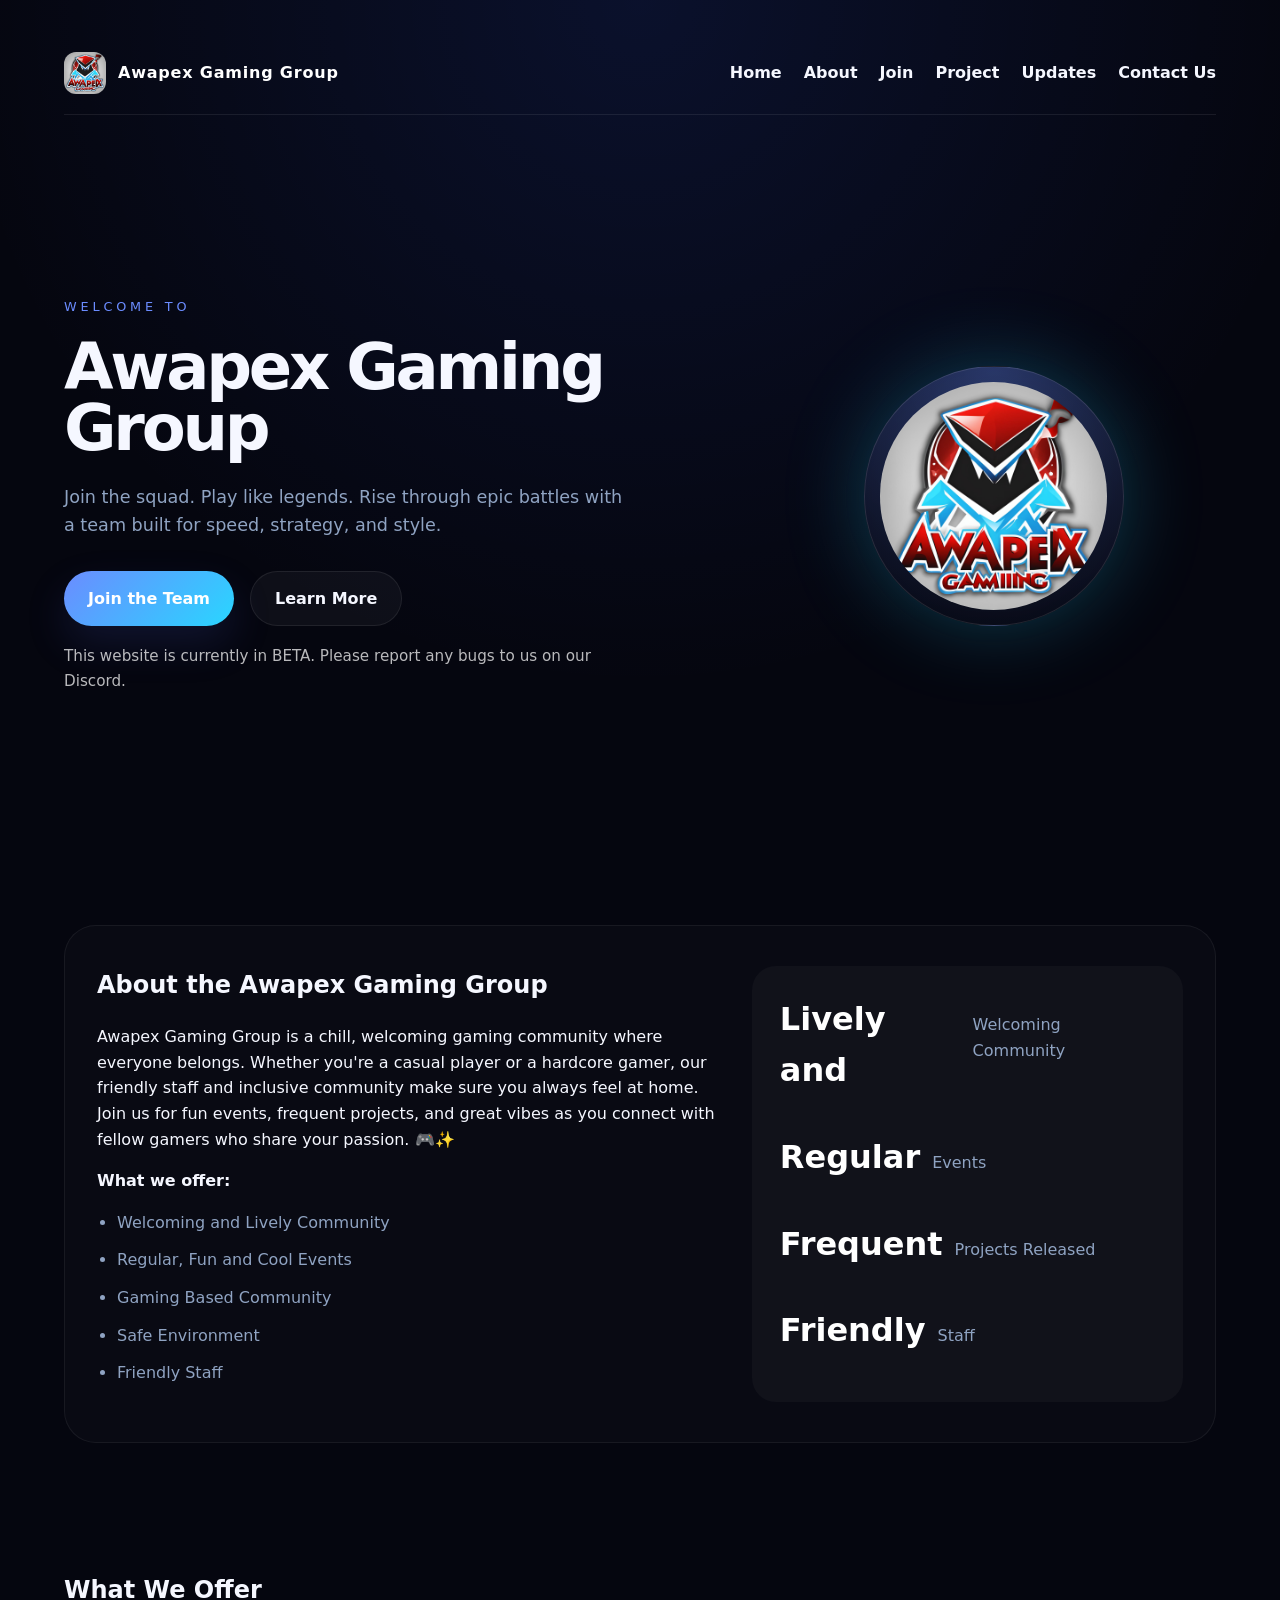
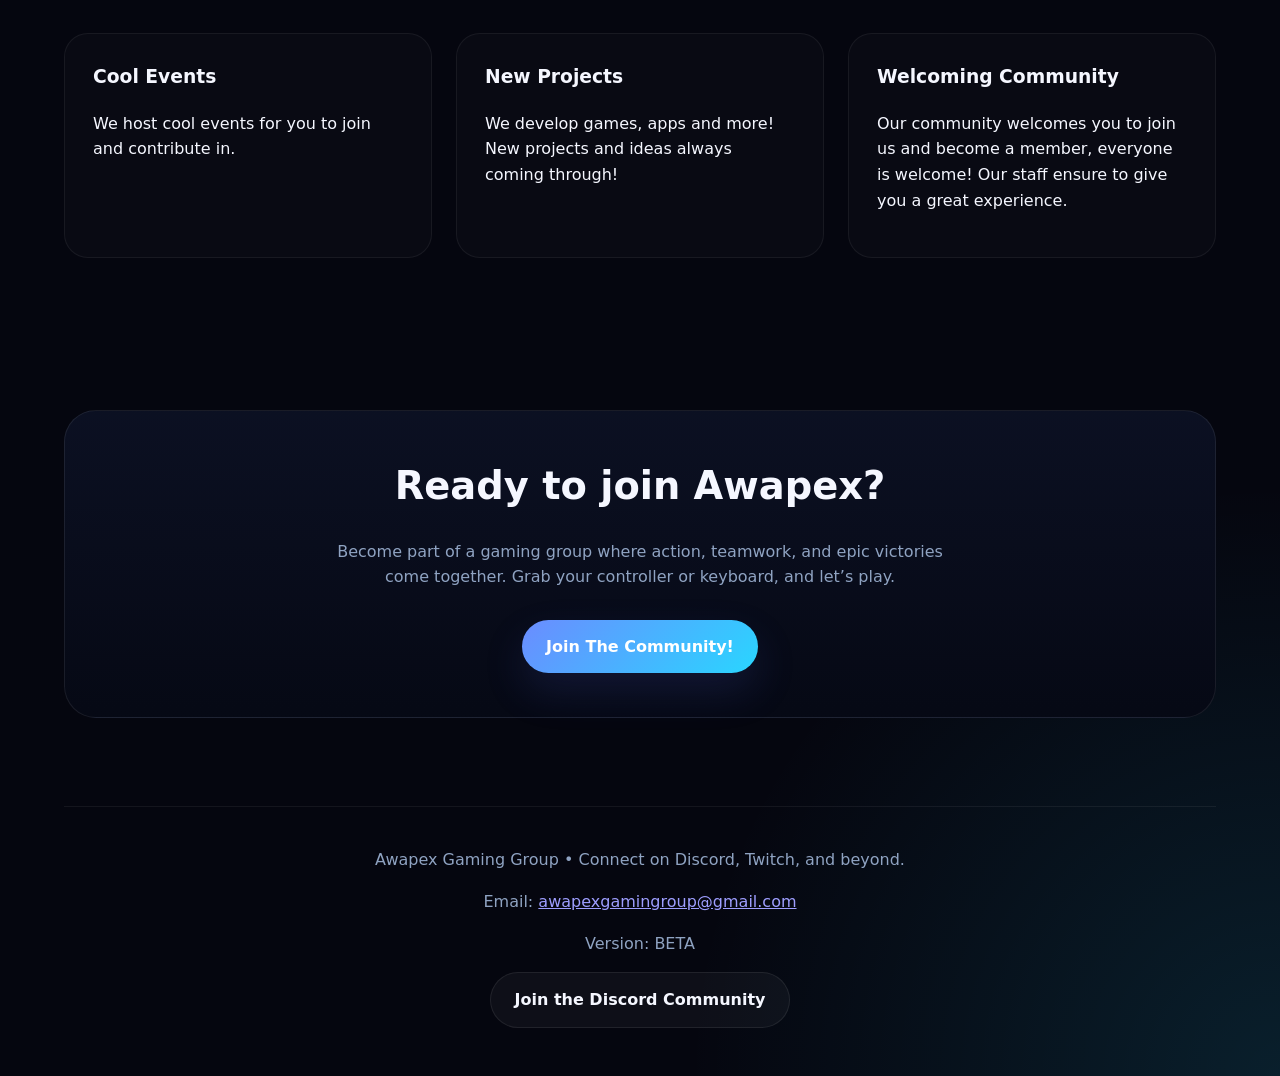
<file: index.html>
<!DOCTYPE html>
<html lang="en">
<head>
  <meta charset="UTF-8" />
  <meta name="viewport" content="width=device-width, initial-scale=1.0" />
  <title>Awapex Gaming Group</title>
  <link rel="stylesheet" href="styles.css" />
</head>
<body>
  <div class="page-shell">
    <nav class="site-nav">
      <a class="nav-brand" href="index.html">
        <img class="site-logo" src="Awapex Gaming Group Official Logo.jpg" alt="Awapex Gaming Group Logo" />
        <span>Awapex Gaming Group</span>
      </a>
      <div class="nav-links">
        <a href="index.html">Home</a>
        <a href="about.html">About</a>
        <a href="join.html">Join</a>
        <a href="project.html">Project</a>
        <a href="updates.html">Updates</a>
        <a href="contact.html">Contact Us</a>
      </div>
    </nav>
    <header class="hero">
      <div class="hero-content">
        <p class="eyebrow">Welcome to</p>
        <h1>Awapex Gaming Group</h1>
        <p class="hero-copy">Join the squad. Play like legends. Rise through epic battles with a team built for speed, strategy, and style.</p>
        <div class="hero-actions">
          <a class="btn btn-primary" href="join.html">Join the Team</a>
          <a class="btn btn-secondary" href="#about">Learn More</a>
        </div>
        <p class="hero-disclaimer">This website is currently in BETA. Please report any bugs to us on our Discord.</p>
      </div>
      <div class="hero-visual">
        <div class="glow-ring"></div>
        <div class="core-display">
          <img class="hero-logo" src="Awapex Gaming Group Official Logo.jpg" alt="Awapex Gaming Group Logo" />
        </div>
      </div>
    </header>

    <section id="about" class="section section-dark">
      <div class="section-grid">
        <div>
          <h2>About the Awapex Gaming Group</h2>
          <p>Awapex Gaming Group is a chill, welcoming gaming community where everyone belongs. Whether you're a casual player or a hardcore gamer, our friendly staff and inclusive community make sure you always feel at home. Join us for fun events, frequent projects, and great vibes as you connect with fellow gamers who share your passion. 🎮✨</p>
          <p><strong>What we offer:</strong></p>
          <ul>
            <li>Welcoming and Lively Community</li>
            <li>Regular, Fun and Cool Events</li>
            <li>Gaming Based Community</li>
            <li>Safe Environment</li>
            <li>Friendly Staff</li>
          </ul>
        </div>
        <div class="stats-card">
          <div class="stat-item"><strong>Lively and</strong><span>Welcoming Community</span></div>
          <div class="stat-item"><strong>Regular</strong><span>Events</span></div>
          <div class="stat-item"><strong>Frequent</strong><span>Projects Released</span></div>
          <div class="stat-item"><strong>Friendly</strong><span>Staff</span></div>
        </div>
      </div>
    </section>

    <section class="section section-feature">
      <h2>What We Offer</h2>
      <div class="feature-grid">
        <article>
          <h3>Cool Events</h3>
          <p>We host cool events for you to join and contribute in.</p>
        </article>
        <article>
          <h3>New Projects</h3>
          <p>We develop games, apps and more! New projects and ideas always coming through!</p>
        </article>
        <article>
          <h3>Welcoming Community</h3>
          <p>Our community welcomes you to join us and become a member, everyone is welcome! Our staff ensure to give you a great experience.</p>
        </article>
      </div>
    </section>

    <section class="section section-cta">
      <div class="cta-box">
        <h2>Ready to join Awapex?</h2>
        <p>Become part of a gaming group where action, teamwork, and epic victories come together. Grab your controller or keyboard, and let’s play.</p>
        <a class="btn btn-primary btn-large" href="join.html">Join The Community!</a>
      </div>
    </section>

    <footer class="footer">
      <p>Awapex Gaming Group • Connect on Discord, Twitch, and beyond.</p>
      <p>Email: <a href="mailto:awapexgamingroup@gmail.com">awapexgamingroup@gmail.com</a></p>
      <p class="version-note">Version: BETA</p>
      <a class="btn btn-secondary" href="https://discord.gg/22JebrPWah" target="_blank" rel="noopener">Join the Discord Community</a>
    </footer>
  </div>
  <script src="script.js"></script>
</body>
</html>
</file>
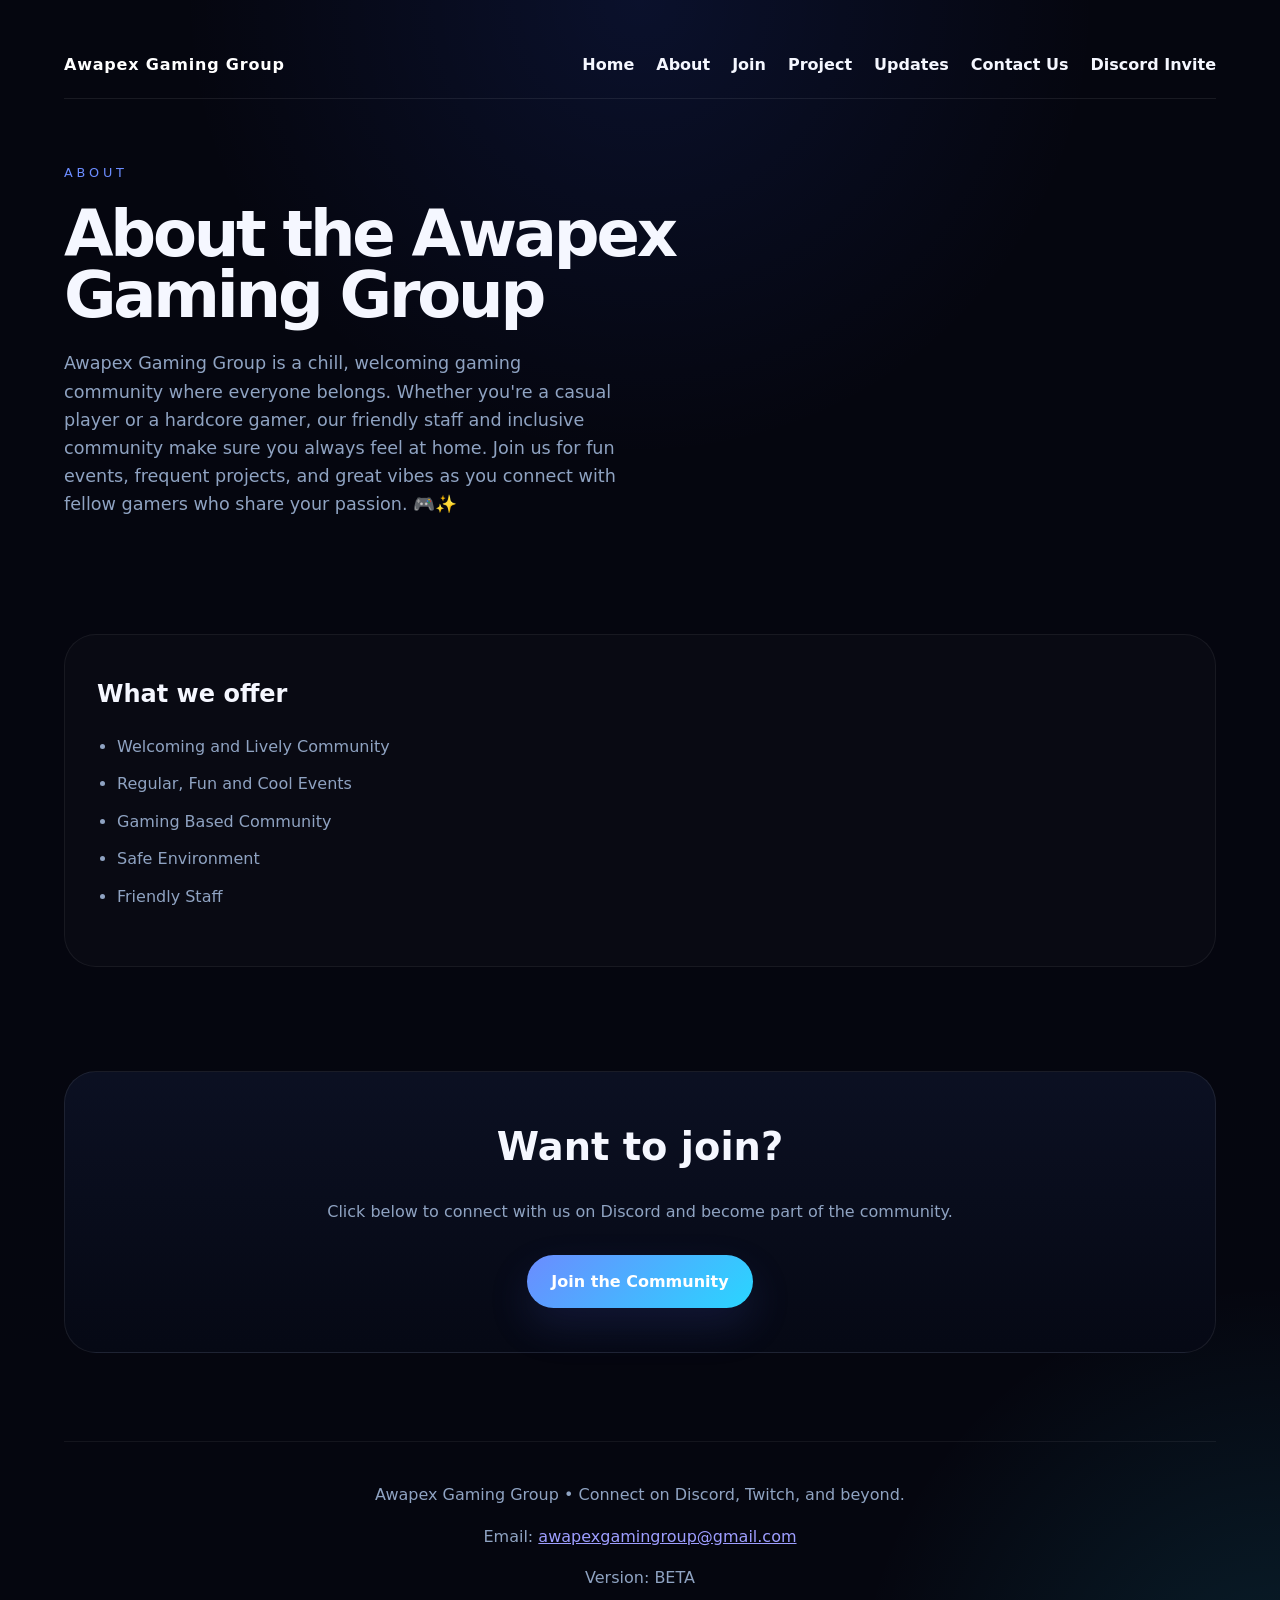
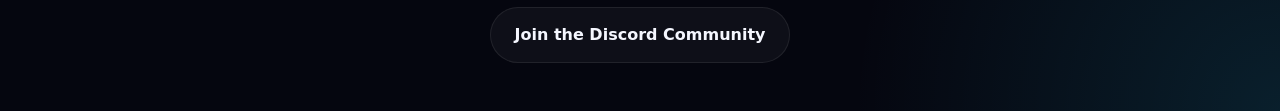
<file: about.html>
<!DOCTYPE html>
<html lang="en">
<head>
  <meta charset="UTF-8" />
  <meta name="viewport" content="width=device-width, initial-scale=1.0" />
  <title>About Awapex Gaming Group</title>
  <link rel="stylesheet" href="styles.css" />
</head>
<body>
  <div class="page-shell">
    <nav class="site-nav">
      <a class="nav-brand" href="index.html">Awapex Gaming Group</a>
      <div class="nav-links">
        <a href="index.html">Home</a>
        <a href="about.html">About</a>
        <a href="join.html">Join</a>
        <a href="project.html">Project</a>
        <a href="updates.html">Updates</a>
        <a href="contact.html">Contact Us</a>
        <a href="https://discord.gg/22JebrPWah" target="_blank" rel="noopener">Discord Invite</a>
      </div>
    </nav>

    <header class="hero" style="min-height: auto; padding: 40px 0 24px;">
      <div class="hero-content">
        <p class="eyebrow">About</p>
        <h1>About the Awapex Gaming Group</h1>
        <p class="hero-copy">Awapex Gaming Group is a chill, welcoming gaming community where everyone belongs. Whether you're a casual player or a hardcore gamer, our friendly staff and inclusive community make sure you always feel at home. Join us for fun events, frequent projects, and great vibes as you connect with fellow gamers who share your passion. 🎮✨</p>
      </div>
    </header>

    <section class="section section-dark">
      <div class="section-grid">
        <div>
          <h2>What we offer</h2>
          <ul>
            <li>Welcoming and Lively Community</li>
            <li>Regular, Fun and Cool Events</li>
            <li>Gaming Based Community</li>
            <li>Safe Environment</li>
            <li>Friendly Staff</li>
          </ul>
        </div>
      </div>
    </section>

    <section class="section section-cta">
      <div class="cta-box">
        <h2>Want to join?</h2>
        <p>Click below to connect with us on Discord and become part of the community.</p>
        <a class="btn btn-primary btn-large" href="https://discord.gg/22JebrPWah" target="_blank" rel="noopener">Join the Community</a>
      </div>
    </section>

    <footer class="footer">
      <p>Awapex Gaming Group • Connect on Discord, Twitch, and beyond.</p>
      <p>Email: <a href="mailto:awapexgamingroup@gmail.com">awapexgamingroup@gmail.com</a></p>
      <p class="version-note">Version: BETA</p>
      <a class="btn btn-secondary" href="https://discord.gg/22JebrPWah" target="_blank" rel="noopener">Join the Discord Community</a>
    </footer>
  </div>
</body>
</html>
</file>
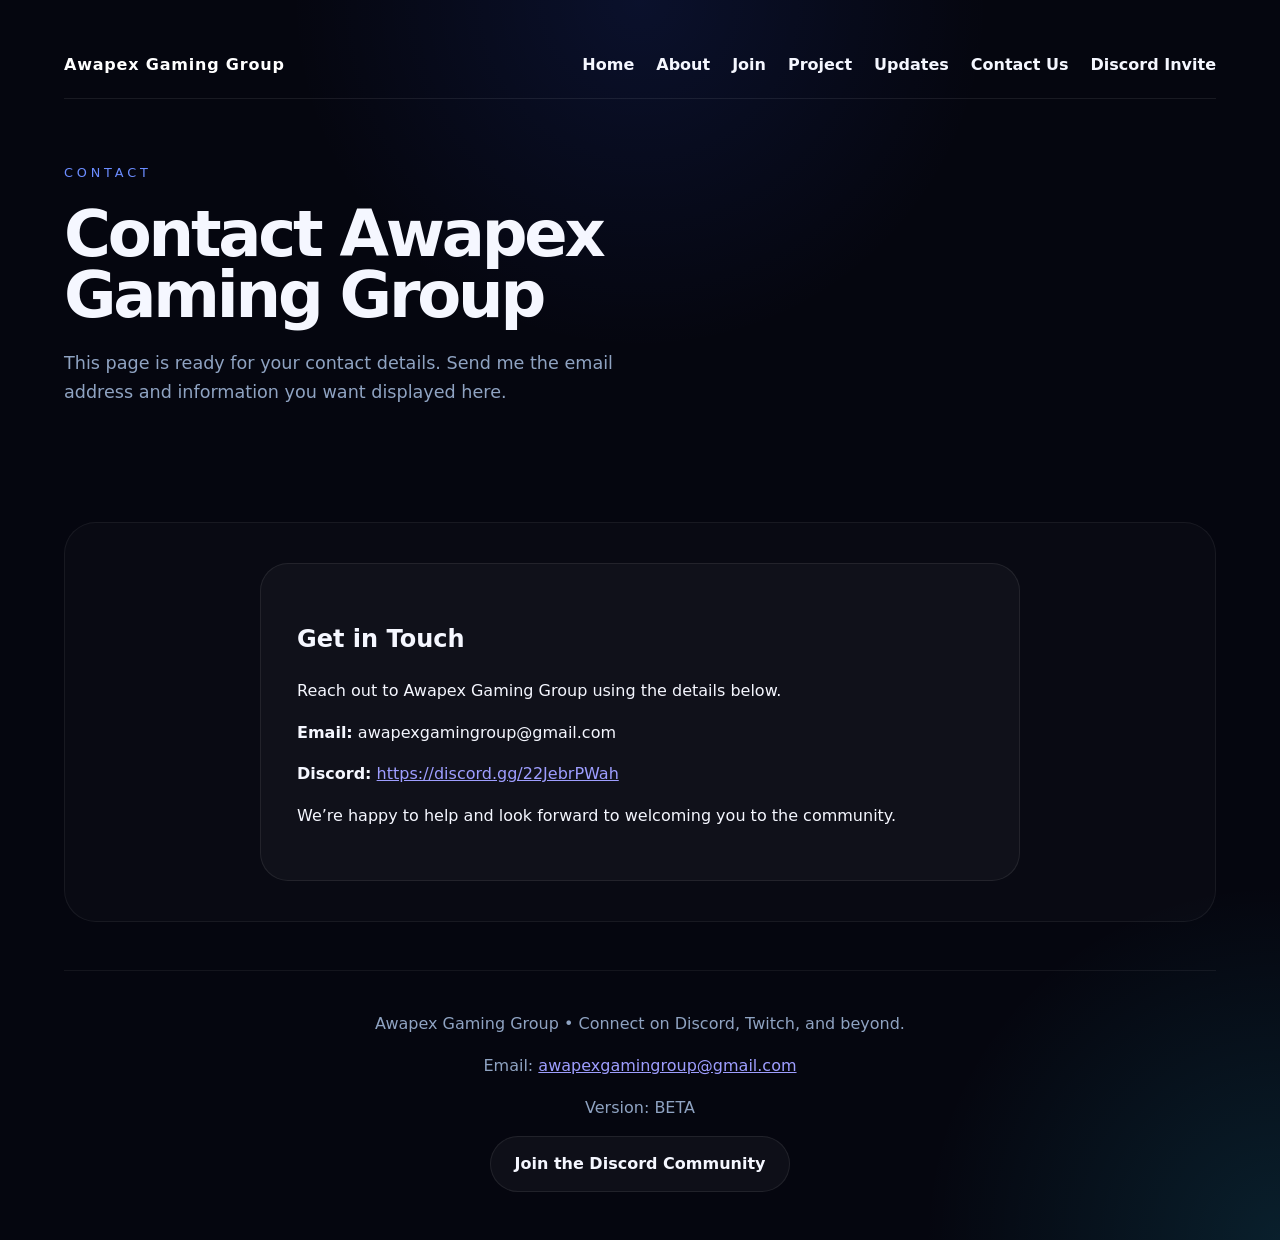
<file: contact.html>
<!DOCTYPE html>
<html lang="en">
<head>
  <meta charset="UTF-8" />
  <meta name="viewport" content="width=device-width, initial-scale=1.0" />
  <title>Contact Us | Awapex Gaming Group</title>
  <link rel="stylesheet" href="styles.css" />
</head>
<body>
  <div class="page-shell">
    <nav class="site-nav">
      <a class="nav-brand" href="index.html">Awapex Gaming Group</a>
      <div class="nav-links">
        <a href="index.html">Home</a>
        <a href="about.html">About</a>
        <a href="join.html">Join</a>
        <a href="project.html">Project</a>
        <a href="updates.html">Updates</a>
        <a href="contact.html">Contact Us</a>
        <a href="https://discord.gg/22JebrPWah" target="_blank" rel="noopener">Discord Invite</a>
      </div>
    </nav>

    <header class="hero" style="min-height: auto; padding: 40px 0 24px;">
      <div class="hero-content">
        <p class="eyebrow">Contact</p>
        <h1>Contact Awapex Gaming Group</h1>
        <p class="hero-copy">This page is ready for your contact details. Send me the email address and information you want displayed here.</p>
      </div>
    </header>

    <section class="section section-dark">
      <div class="form-card">
        <h2>Get in Touch</h2>
        <p>Reach out to Awapex Gaming Group using the details below.</p>
        <p><strong>Email:</strong> awapexgamingroup@gmail.com</p>
        <p><strong>Discord:</strong> <a href="https://discord.gg/22JebrPWah" target="_blank" rel="noopener">https://discord.gg/22JebrPWah</a></p>
        <p>We’re happy to help and look forward to welcoming you to the community.</p>
      </div>
    </section>

    <footer class="footer">
      <p>Awapex Gaming Group • Connect on Discord, Twitch, and beyond.</p>
      <p>Email: <a href="mailto:awapexgamingroup@gmail.com">awapexgamingroup@gmail.com</a></p>
      <p class="version-note">Version: BETA</p>
      <a class="btn btn-secondary" href="https://discord.gg/22JebrPWah" target="_blank" rel="noopener">Join the Discord Community</a>
    </footer>
  </div>
</body>
</html>
</file>
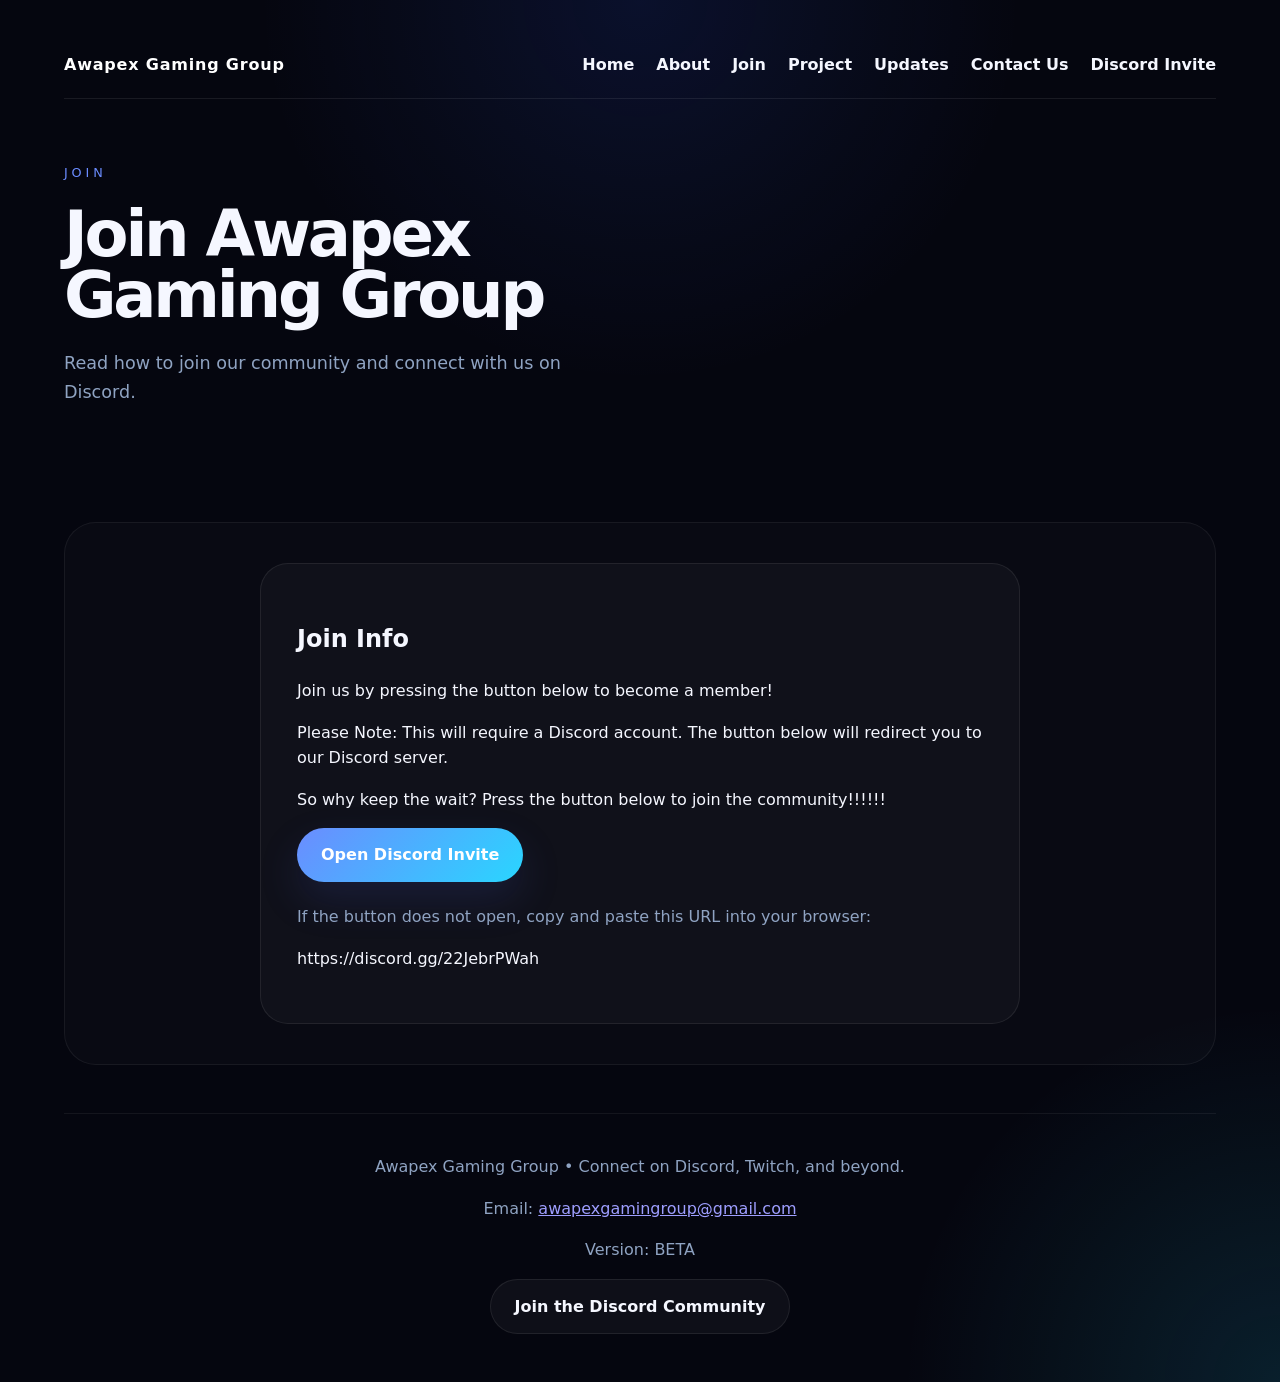
<file: join.html>
<!DOCTYPE html>
<html lang="en">
<head>
  <meta charset="UTF-8" />
  <meta name="viewport" content="width=device-width, initial-scale=1.0" />
  <title>Join Awapex Gaming Group</title>
  <link rel="stylesheet" href="styles.css" />
</head>
<body>
  <div class="page-shell">
    <nav class="site-nav">
      <a class="nav-brand" href="index.html">Awapex Gaming Group</a>
      <div class="nav-links">
        <a href="index.html">Home</a>
        <a href="about.html">About</a>
        <a href="join.html">Join</a>
        <a href="project.html">Project</a>
        <a href="updates.html">Updates</a>
        <a href="contact.html">Contact Us</a>
        <a href="https://discord.gg/22JebrPWah" target="_blank" rel="noopener">Discord Invite</a>
      </div>
    </nav>
    <header class="hero" style="min-height: auto; padding: 40px 0 24px;">
      <div class="hero-content">
        <p class="eyebrow">Join</p>
        <h1>Join Awapex Gaming Group</h1>
        <p class="hero-copy">Read how to join our community and connect with us on Discord.</p>
      </div>
    </header>

    <section class="section section-dark">
      <div class="form-card">
        <h2>Join Info</h2>
        <p>Join us by pressing the button below to become a member!</p>
        <p>Please Note: This will require a Discord account. The button below will redirect you to our Discord server.</p>
        <p>So why keep the wait? Press the button below to join the community!!!!!!</p>
        <a class="btn btn-primary btn-large" href="https://discord.gg/22JebrPWah" target="_blank" rel="noopener">Open Discord Invite</a>
        <p style="margin-top: 22px; color: var(--muted);">If the button does not open, copy and paste this URL into your browser:</p>
        <p style="word-break: break-all; color: var(--text);">https://discord.gg/22JebrPWah</p>
      </div>
    </section>

    <footer class="footer">
      <p>Awapex Gaming Group • Connect on Discord, Twitch, and beyond.</p>
      <p>Email: <a href="mailto:awapexgamingroup@gmail.com">awapexgamingroup@gmail.com</a></p>
      <p class="version-note">Version: BETA</p>
      <a class="btn btn-secondary" href="https://discord.gg/22JebrPWah" target="_blank" rel="noopener">Join the Discord Community</a>
    </footer>
  </div>
  <script src="script.js"></script>
</body>
</html>
</file>
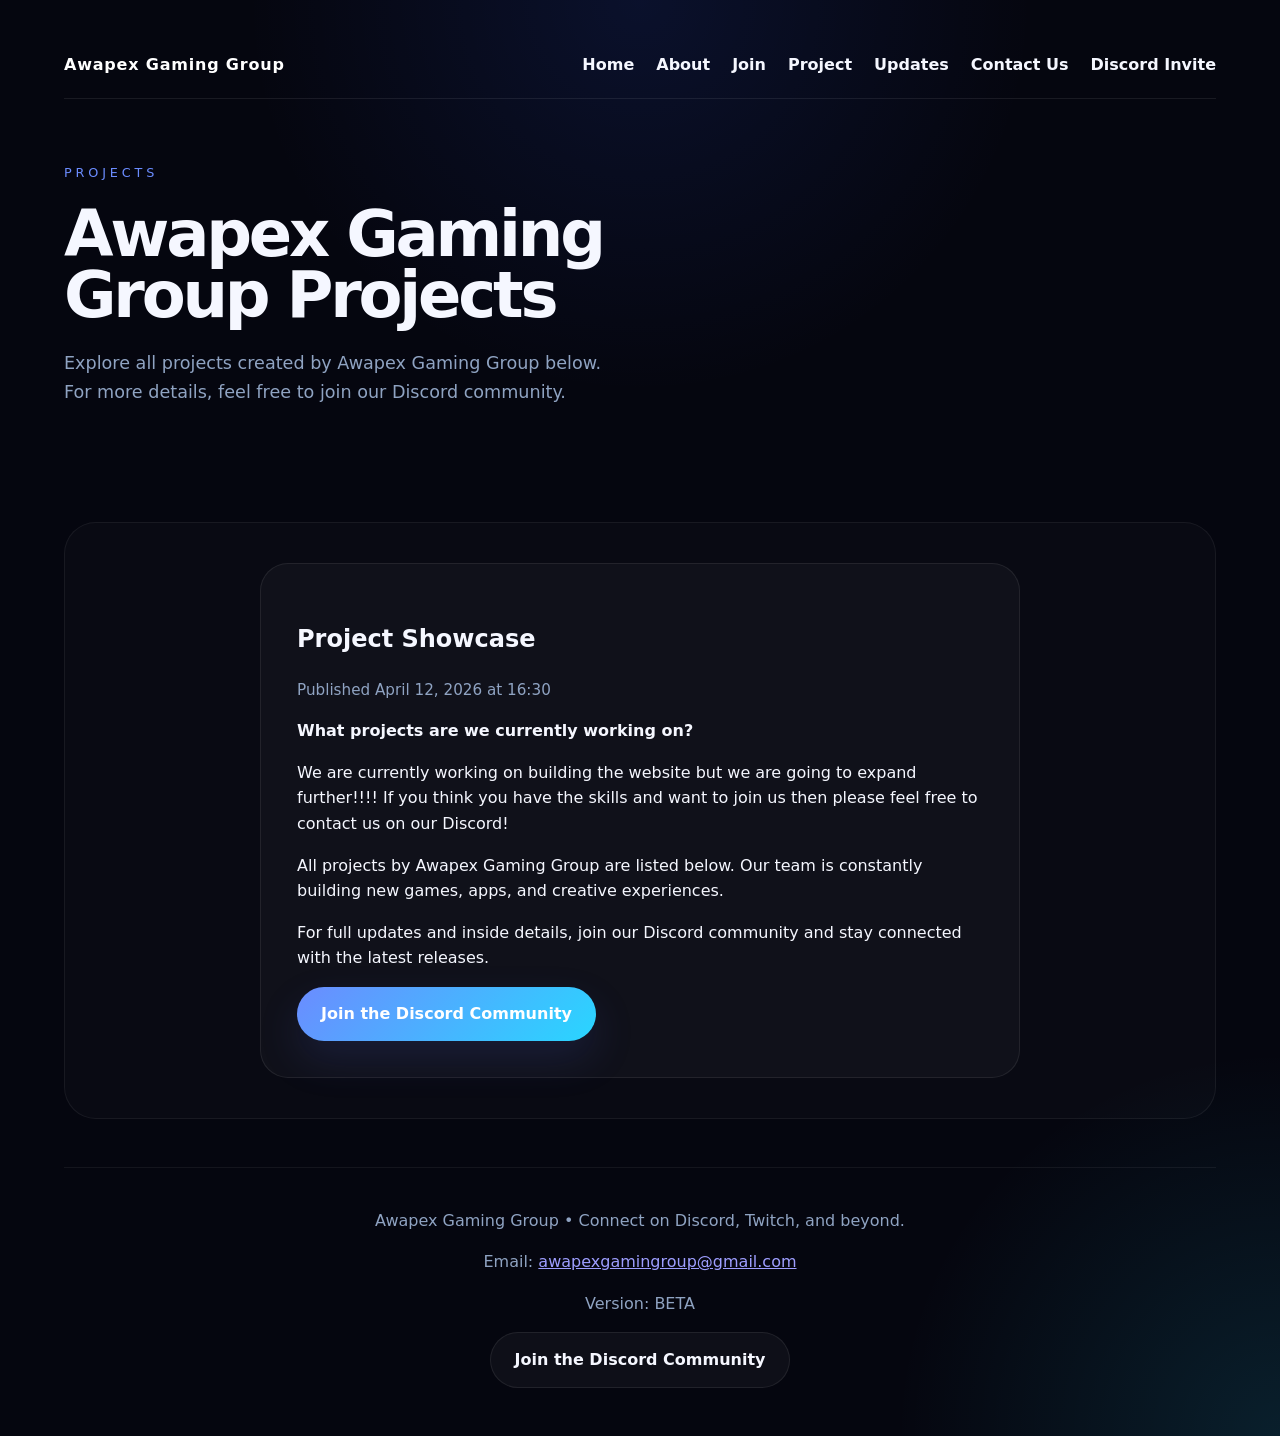
<file: project.html>
<!DOCTYPE html>
<html lang="en">
<head>
  <meta charset="UTF-8" />
  <meta name="viewport" content="width=device-width, initial-scale=1.0" />
  <title>Projects | Awapex Gaming Group</title>
  <link rel="stylesheet" href="styles.css" />
</head>
<body>
  <div class="page-shell">
    <nav class="site-nav">
      <a class="nav-brand" href="index.html">Awapex Gaming Group</a>
      <div class="nav-links">
        <a href="index.html">Home</a>
        <a href="about.html">About</a>
        <a href="join.html">Join</a>
        <a href="project.html">Project</a>
        <a href="updates.html">Updates</a>
        <a href="contact.html">Contact Us</a>
        <a href="https://discord.gg/22JebrPWah" target="_blank" rel="noopener">Discord Invite</a>
      </div>
    </nav>

    <header class="hero" style="min-height: auto; padding: 40px 0 24px;">
      <div class="hero-content">
        <p class="eyebrow">Projects</p>
        <h1>Awapex Gaming Group Projects</h1>
        <p class="hero-copy">Explore all projects created by Awapex Gaming Group below. For more details, feel free to join our Discord community.</p>
      </div>
    </header>

    <section class="section section-dark">
      <div class="form-card">
        <h2>Project Showcase</h2>
        <p class="meta">Published April 12, 2026 at 16:30</p>
        <p><strong>What projects are we currently working on?</strong></p>
        <p>We are currently working on building the website but we are going to expand further!!!! If you think you have the skills and want to join us then please feel free to contact us on our Discord!</p>
        <p>All projects by Awapex Gaming Group are listed below. Our team is constantly building new games, apps, and creative experiences.</p>
        <p>For full updates and inside details, join our Discord community and stay connected with the latest releases.</p>
        <a class="btn btn-primary btn-large" href="https://discord.gg/22JebrPWah" target="_blank" rel="noopener">Join the Discord Community</a>
      </div>
    </section>

    <footer class="footer">
      <p>Awapex Gaming Group • Connect on Discord, Twitch, and beyond.</p>
      <p>Email: <a href="mailto:awapexgamingroup@gmail.com">awapexgamingroup@gmail.com</a></p>
      <p class="version-note">Version: BETA</p>
      <a class="btn btn-secondary" href="https://discord.gg/22JebrPWah" target="_blank" rel="noopener">Join the Discord Community</a>
    </footer>
  </div>
</body>
</html>
</file>
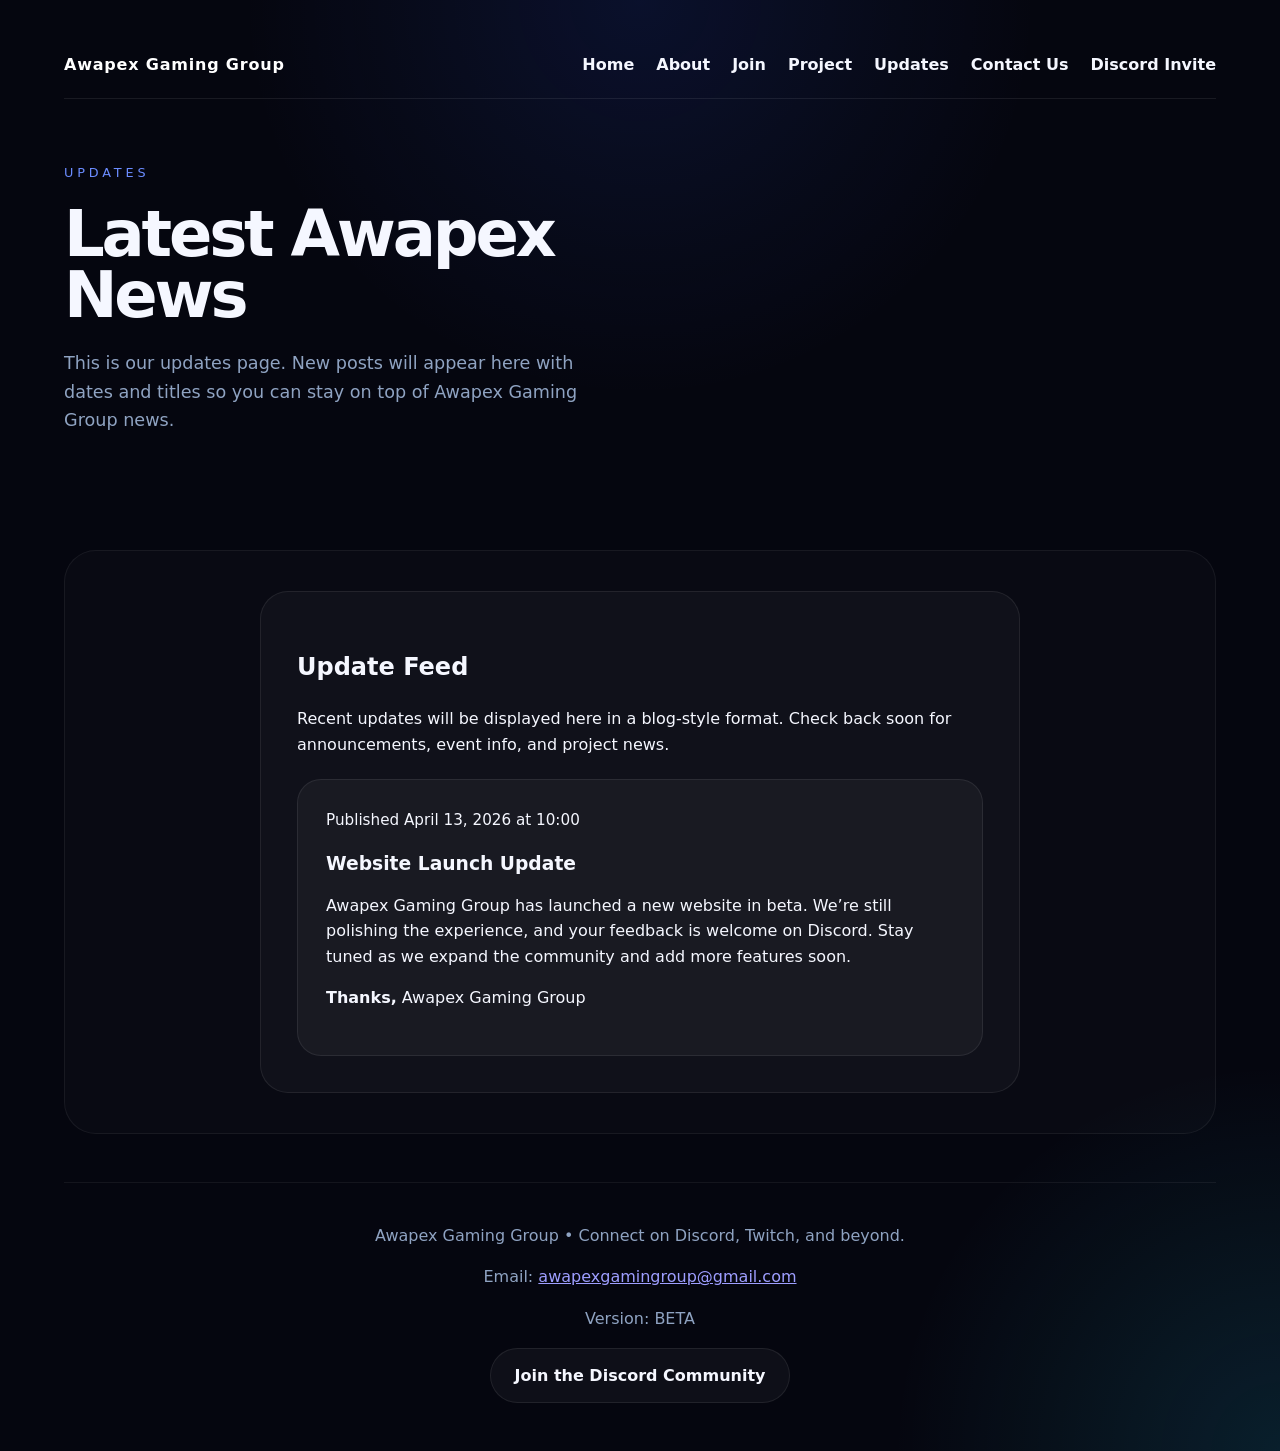
<file: updates.html>
<!DOCTYPE html>
<html lang="en">
<head>
  <meta charset="UTF-8" />
  <meta name="viewport" content="width=device-width, initial-scale=1.0" />
  <title>Updates | Awapex Gaming Group</title>
  <link rel="stylesheet" href="styles.css" />
</head>
<body>
  <div class="page-shell">
    <nav class="site-nav">
      <a class="nav-brand" href="index.html">Awapex Gaming Group</a>
      <div class="nav-links">
        <a href="index.html">Home</a>
        <a href="about.html">About</a>
        <a href="join.html">Join</a>
        <a href="project.html">Project</a>
        <a href="updates.html">Updates</a>
        <a href="contact.html">Contact Us</a>
        <a href="https://discord.gg/22JebrPWah" target="_blank" rel="noopener">Discord Invite</a>
      </div>
    </nav>

    <header class="hero" style="min-height: auto; padding: 40px 0 24px;">
      <div class="hero-content">
        <p class="eyebrow">Updates</p>
        <h1>Latest Awapex News</h1>
        <p class="hero-copy">This is our updates page. New posts will appear here with dates and titles so you can stay on top of Awapex Gaming Group news.</p>
      </div>
    </header>

    <section class="section section-dark">
      <div class="form-card">
        <h2>Update Feed</h2>
        <p>Recent updates will be displayed here in a blog-style format. Check back soon for announcements, event info, and project news.</p>
        <div class="update-card">
          <p class="meta">Published April 13, 2026 at 10:00</p>
          <h3>Website Launch Update</h3>
          <p>Awapex Gaming Group has launched a new website in beta. We’re still polishing the experience, and your feedback is welcome on Discord. Stay tuned as we expand the community and add more features soon.</p>
          <p><strong>Thanks,</strong> Awapex Gaming Group</p>
        </div>
      </div>
    </section>

    <footer class="footer">
      <p>Awapex Gaming Group • Connect on Discord, Twitch, and beyond.</p>
      <p>Email: <a href="mailto:awapexgamingroup@gmail.com">awapexgamingroup@gmail.com</a></p>
      <p class="version-note">Version: BETA</p>
      <a class="btn btn-secondary" href="https://discord.gg/22JebrPWah" target="_blank" rel="noopener">Join the Discord Community</a>
    </footer>
  </div>
</body>
</html>
</file>
<file: styles.css>
:root {
  color-scheme: dark;
  --bg: #05060f;
  --surface: #111522;
  --surface-soft: #181d35;
  --text: #f5f7ff;
  --muted: #8fa3c2;
  --primary: #6b8cff;
  --primary-soft: #5f75f2;
  --accent: #29d6ff;
  --accent-strong: #00f8ff;
  --border: rgba(255,255,255,0.08);
}

* {
  box-sizing: border-box;
}

html, body {
  margin: 0;
  min-height: 100%;
  font-family: Inter, system-ui, -apple-system, BlinkMacSystemFont, sans-serif;
  background: radial-gradient(circle at top, rgba(49, 95, 255, 0.12), transparent 25%),
              radial-gradient(circle at bottom right, rgba(41, 214, 255, 0.12), transparent 20%),
              var(--bg);
  color: var(--text);
}

body {
  line-height: 1.6;
}

.site-nav {
  display: flex;
  justify-content: space-between;
  align-items: center;
  gap: 18px;
  padding: 20px 0;
  margin-bottom: 12px;
  border-bottom: 1px solid rgba(255,255,255,0.08);
}

.site-nav .nav-brand {
  display: inline-flex;
  align-items: center;
  gap: 12px;
  color: #fff;
  font-weight: 800;
  text-decoration: none;
  letter-spacing: 0.05em;
}

.site-logo {
  height: 42px;
  width: auto;
  display: block;
  border-radius: 12px;
}

.site-nav .nav-links {
  display: flex;
  gap: 22px;
  flex-wrap: wrap;
}

.site-nav .nav-links a {
  color: var(--text);
  text-decoration: none;
  font-weight: 600;
  transition: color 150ms ease;
}

.site-nav .nav-links a:hover {
  color: var(--accent-strong);
}

.page-shell {
  max-width: 1200px;
  margin: 0 auto;
  padding: 32px 24px 48px;
}

.hero {
  display: grid;
  gap: 40px;
  align-items: center;
  min-height: 82vh;
  padding: 48px 0;
}

.hero-content {
  max-width: 640px;
}

.eyebrow {
  text-transform: uppercase;
  letter-spacing: 0.3em;
  font-size: 0.8rem;
  color: var(--primary);
  margin-bottom: 20px;
}

.hero h1 {
  font-size: clamp(3rem, 5vw, 5rem);
  margin: 0;
  line-height: 0.95;
  letter-spacing: -0.05em;
}

.hero-copy {
  margin: 24px 0 32px;
  max-width: 560px;
  color: var(--muted);
  font-size: 1.1rem;
}

.hero-disclaimer {
  margin-top: 18px;
  max-width: 560px;
  color: rgba(255,255,255,0.72);
  font-size: 0.95rem;
  line-height: 1.6;
}

.hero-actions {
  display: flex;
  flex-wrap: wrap;
  gap: 16px;
}

.btn {
  display: inline-flex;
  align-items: center;
  justify-content: center;
  padding: 14px 24px;
  border-radius: 999px;
  text-decoration: none;
  font-weight: 700;
  transition: transform 160ms ease, box-shadow 160ms ease, background-color 160ms ease;
}

.btn:hover {
  transform: translateY(-2px);
}

.btn-primary {
  background: linear-gradient(135deg, var(--primary), var(--accent));
  color: #fff;
  box-shadow: 0 18px 40px rgba(67, 84, 191, 0.18);
}

.btn-secondary {
  border: 1px solid var(--border);
  color: var(--text);
  background: rgba(255,255,255,0.04);
}

.btn-large {
  min-width: 220px;
}

.hero-visual {
  position: relative;
  display: grid;
  place-items: center;
  min-height: 360px;
}

.glow-ring {
  position: absolute;
  inset: 0;
  border-radius: 50%;
  background: radial-gradient(circle, rgba(41,214,255,0.22), transparent 42%);
  filter: blur(24px);
}

.core-display {
  position: relative;
  width: 260px;
  height: 260px;
  border-radius: 50%;
  background: radial-gradient(circle at top, rgba(107, 140, 255, 0.35), rgba(5, 6, 15, 0.86));
  border: 1px solid rgba(255,255,255,0.11);
  display: grid;
  place-items: center;
  box-shadow: 0 0 80px rgba(41,214,255,0.26);
  overflow: hidden;
}

.hero-logo {
  width: 88%;
  height: 88%;
  object-fit: contain;
  display: block;
  border-radius: 50%;
}

.section {
  margin-top: 60px;
  padding: 40px 0;
}

.section-dark {
  background: rgba(255,255,255,0.02);
  border: 1px solid rgba(255,255,255,0.06);
  border-radius: 32px;
  padding: 40px 32px;
}

.section-grid {
  display: grid;
  gap: 32px;
}

.section-grid h2,
.feature-grid h2 {
  margin-top: 0;
}

.section-grid ul {
  padding-left: 1.25rem;
  color: var(--muted);
}

.section-grid li {
  margin-bottom: 12px;
}

.stats-card {
  display: grid;
  gap: 18px;
  background: rgba(255,255,255,0.03);
  padding: 28px;
  border-radius: 24px;
}

.stat-item {
  display: flex;
  align-items: baseline;
  gap: 12px;
}

.stat-item strong {
  font-size: 2rem;
  color: #fff;
}

.stat-item span {
  color: var(--muted);
}

.section-feature {
  padding: 48px 0;
}

.feature-grid {
  display: grid;
  gap: 24px;
  margin-top: 24px;
}

.feature-grid article {
  background: rgba(255,255,255,0.02);
  border: 1px solid rgba(255,255,255,0.06);
  border-radius: 24px;
  padding: 28px;
  min-height: 180px;
}

.feature-grid h3 {
  margin-top: 0;
}

.form-card {
  background: rgba(255,255,255,0.03);
  border: 1px solid rgba(255,255,255,0.08);
  border-radius: 28px;
  padding: 36px;
  max-width: 760px;
  margin: 0 auto;
}

.meta {
  margin: 10px 0 14px;
  color: var(--muted);
  font-size: 0.95rem;
}

.update-card {
  background: rgba(255,255,255,0.04);
  border: 1px solid rgba(255,255,255,0.08);
  border-radius: 24px;
  padding: 28px;
  margin-top: 22px;
}

.update-card h3 {
  margin: 0 0 14px;
}

.update-card p {
  margin: 0 0 16px;
  color: var(--text);
}

.form-card label {
  display: block;
  margin: 22px 0 10px;
  color: var(--text);
  font-weight: 600;
}

.form-card input,
.form-card select {
  width: 100%;
  padding: 16px 18px;
  border-radius: 18px;
  border: 1px solid rgba(255,255,255,0.12);
  background: rgba(255,255,255,0.04);
  color: #fff;
  font-size: 1rem;
}

.form-card input::placeholder {
  color: rgba(255,255,255,0.5);
}

.form-card button {
  margin-top: 24px;
}

.form-message {
  text-align: center;
  padding: 26px 14px;
}

.form-message h2 {
  margin-top: 0;
}

.section-cta {
  margin-top: 64px;
}

.cta-box {
  padding: 44px 38px;
  border-radius: 32px;
  background: linear-gradient(180deg, rgba(12,17,36,0.95), rgba(6,9,21,0.98));
  border: 1px solid rgba(255,255,255,0.08);
  text-align: center;
}

.cta-box h2 {
  margin: 0;
  font-size: clamp(2rem, 3vw, 3rem);
}

.cta-box p {
  margin: 22px auto 30px;
  max-width: 640px;
  color: var(--muted);
}

.footer {
  margin-top: 48px;
  padding-top: 24px;
  border-top: 1px solid rgba(255,255,255,0.06);
  color: var(--muted);
  text-align: center;
}

@media (min-width: 900px) {
  .hero {
    grid-template-columns: 1.2fr 0.8fr;
  }

  .section-grid {
    grid-template-columns: 1.3fr 0.9fr;
  }

  .feature-grid {
    grid-template-columns: repeat(3, minmax(0, 1fr));
  }
}
</file>
